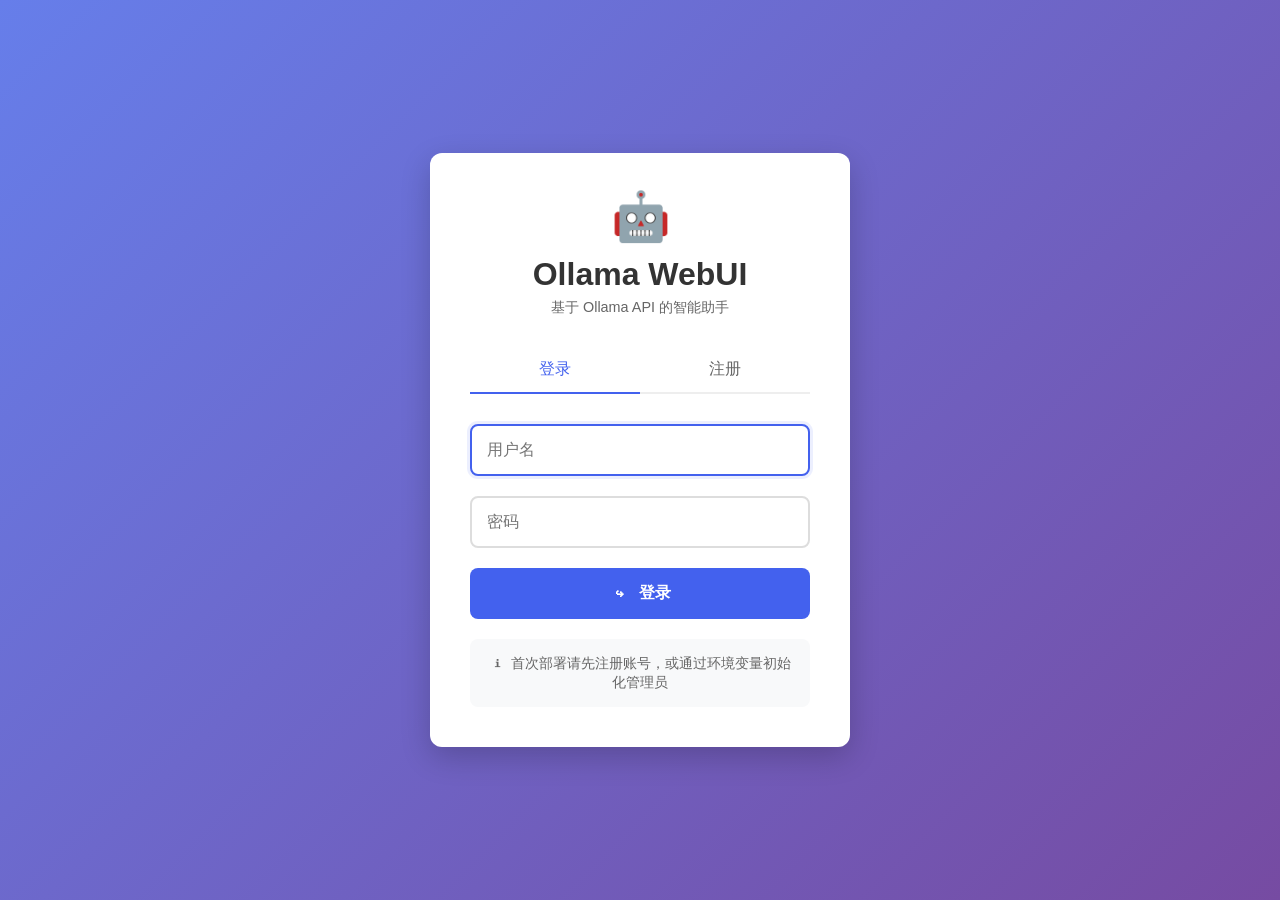
<file: templates/login.html>
<!DOCTYPE html>
<html lang="zh-CN">
<head>
    <meta charset="UTF-8">
    <meta name="viewport" content="width=device-width, initial-scale=1.0">
    <title>登录 - Ollama WebUI</title>
    <style>
        * { margin: 0; padding: 0; box-sizing: border-box; }
        body {
            font-family: -apple-system, BlinkMacSystemFont, 'Segoe UI', Roboto, sans-serif;
            background: linear-gradient(135deg, #667eea 0%, #764ba2 100%);
            min-height: 100vh;
            display: flex;
            justify-content: center;
            align-items: center;
            padding: 20px;
        }
        .login-container { width: 100%; max-width: 420px; }
        .login-box {
            background: white;
            border-radius: 12px;
            padding: 40px;
            box-shadow: 0 10px 30px rgba(0,0,0,0.2);
            animation: slideUp 0.5s ease;
        }
        @keyframes slideUp {
            from { opacity: 0; transform: translateY(20px); }
            to { opacity: 1; transform: translateY(0); }
        }
        .login-header {
            text-align: center;
            margin-bottom: 30px;
        }
        .login-header i {
            font-size: 3rem;
            color: #4361ee;
            margin-bottom: 15px;
        }
        .login-header h1 {
            color: #333;
            margin-bottom: 5px;
        }
        .login-header p {
            color: #666;
            font-size: 0.9rem;
        }
        .tabs {
            display: flex;
            margin-bottom: 30px;
            border-bottom: 2px solid #eee;
        }
        .tab {
            flex: 1;
            text-align: center;
            padding: 12px;
            cursor: pointer;
            color: #666;
            font-weight: 500;
            transition: all 0.3s;
        }
        .tab.active {
            color: #4361ee;
            border-bottom: 2px solid #4361ee;
            margin-bottom: -2px;
        }
        .form-group {
            margin-bottom: 20px;
        }
        .form-group input {
            width: 100%;
            padding: 15px;
            border: 2px solid #ddd;
            border-radius: 8px;
            font-size: 1rem;
            transition: all 0.3s;
        }
        .form-group input:focus {
            outline: none;
            border-color: #4361ee;
            box-shadow: 0 0 0 3px rgba(67,97,238,0.1);
        }
        .btn {
            width: 100%;
            padding: 15px;
            background: #4361ee;
            color: white;
            border: none;
            border-radius: 8px;
            font-size: 1rem;
            font-weight: 600;
            cursor: pointer;
            display: flex;
            align-items: center;
            justify-content: center;
            gap: 10px;
            transition: all 0.3s;
        }
        .btn:hover { background: #3a0ca3; }
        .btn:disabled { background: #ccc; cursor: not-allowed; }
        .btn-secondary {
            background: #6c757d;
            margin-top: 10px;
        }
        .btn-secondary:hover { background: #5a6268; }
        .message-box {
            margin-top: 20px;
            padding: 15px;
            border-radius: 8px;
            display: none;
        }
        .error { background: #fee; color: #c00; display: block; }
        .success { background: #efe; color: #0a0; display: block; }
        .info { background: #e7f3ff; color: #0052cc; display: block; }
        .demo-account {
            margin-top: 20px;
            padding: 15px;
            background: #f8f9fa;
            border-radius: 8px;
            font-size: 0.9rem;
            color: #666;
            text-align: center;
        }
    </style>
    <link rel="icon" type="image/svg+xml" href="/static/favicon.svg">
    <link rel="stylesheet" href="/static/css/icons-lite.css">
</head>
<body>
    <div class="login-container">
        <div class="login-box">
            <div class="login-header">
                <i class="fas fa-robot"></i>
                <h1>Ollama WebUI</h1>
                <p>基于 Ollama API 的智能助手</p>
            </div>
            
            <div class="tabs">
                <div class="tab active" onclick="switchTab('login')">登录</div>
                <div class="tab" onclick="switchTab('register')">注册</div>
            </div>
            
            <!-- 登录表单 -->
            <div id="login-form">
                <div class="form-group">
                    <input type="text" id="login-username" placeholder="用户名" autofocus>
                </div>
                <div class="form-group">
                    <input type="password" id="login-password" placeholder="密码">
                </div>
                <button class="btn" onclick="handleLogin()">
                    <i class="fas fa-sign-in-alt"></i> 登录
                </button>
            </div>
            
            <!-- 注册表单 -->
            <div id="register-form" style="display: none;">
                <div class="form-group">
                    <input type="text" id="register-username" placeholder="用户名（至少3个字符）">
                </div>
                <div class="form-group">
                    <input type="password" id="register-password" placeholder="密码（至少6个字符）">
                </div>
                <div class="form-group">
                    <input type="password" id="register-confirm" placeholder="确认密码">
                </div>
                <button class="btn" onclick="handleRegister()">
                    <i class="fas fa-user-plus"></i> 注册
                </button>
                <button class="btn btn-secondary" onclick="switchTab('login')">
                    <i class="fas fa-arrow-left"></i> 返回登录
                </button>
            </div>
            
            <div id="message" class="message-box"></div>
            
            <div class="demo-account">
                <i class="fas fa-info-circle"></i> 首次部署请先注册账号，或通过环境变量初始化管理员
            </div>
        </div>
    </div>

    <script>
        document.addEventListener('keypress', function(e) {
            if (e.key === 'Enter') {
                const activeTab = document.querySelector('.tab.active');
                if (activeTab && activeTab.textContent.includes('登录')) {
                    handleLogin();
                }
            }
        });

        function switchTab(tab) {
            const tabs = document.querySelectorAll('.tab');
            const loginForm = document.getElementById('login-form');
            const registerForm = document.getElementById('register-form');
            
            tabs.forEach(t => t.classList.remove('active'));
            
            if (tab === 'login') {
                tabs[0].classList.add('active');
                loginForm.style.display = 'block';
                registerForm.style.display = 'none';
                document.getElementById('login-username').focus();
            } else {
                tabs[1].classList.add('active');
                loginForm.style.display = 'none';
                registerForm.style.display = 'block';
                document.getElementById('register-username').focus();
            }
            
            document.getElementById('message').style.display = 'none';
        }

        async function handleLogin() {
            const username = document.getElementById('login-username').value.trim();
            const password = document.getElementById('login-password').value.trim();
            
            if (!username || !password) {
                showMessage('用户名和密码不能为空', 'error');
                return;
            }

            const btn = document.querySelector('#login-form .btn');
            btn.disabled = true;
            btn.innerHTML = '<i class="fas fa-spinner fa-spin"></i> 登录中...';

            try {
                const response = await fetch('/login', {
                    method: 'POST',
                    headers: { 'Content-Type': 'application/json' },
                    body: JSON.stringify({ username, password })
                });

                const data = await response.json();
                
                if (data.success) {
                    showMessage('登录成功，正在跳转...', 'success');
                    setTimeout(() => window.location.href = data.redirect, 1000);
                } else {
                    throw new Error(data.message);
                }
            } catch (error) {
                showMessage('登录失败: ' + error.message, 'error');
            } finally {
                btn.disabled = false;
                btn.innerHTML = '<i class="fas fa-sign-in-alt"></i> 登录';
            }
        }

        async function handleRegister() {
            const username = document.getElementById('register-username').value.trim();
            const password = document.getElementById('register-password').value.trim();
            const confirm = document.getElementById('register-confirm').value.trim();
            
            if (!username || !password || !confirm) {
                showMessage('请填写所有字段', 'error');
                return;
            }
            
            if (username.length < 3) {
                showMessage('用户名至少3个字符', 'error');
                return;
            }
            
            if (password.length < 6) {
                showMessage('密码至少6个字符', 'error');
                return;
            }
            
            if (password !== confirm) {
                showMessage('两次输入的密码不一致', 'error');
                return;
            }

            const btn = document.querySelector('#register-form .btn');
            btn.disabled = true;
            btn.innerHTML = '<i class="fas fa-spinner fa-spin"></i> 注册中...';

            try {
                const response = await fetch('/register', {
                    method: 'POST',
                    headers: { 'Content-Type': 'application/json' },
                    body: JSON.stringify({ username, password })
                });

                const data = await response.json();
                
                if (data.success) {
                    showMessage('注册成功，请登录', 'success');
                    setTimeout(() => switchTab('login'), 2000);
                } else {
                    throw new Error(data.message);
                }
            } catch (error) {
                showMessage('注册失败: ' + error.message, 'error');
            } finally {
                btn.disabled = false;
                btn.innerHTML = '<i class="fas fa-user-plus"></i> 注册';
            }
        }

        function showMessage(msg, type) {
            const box = document.getElementById('message');
            box.textContent = msg;
            box.className = 'message-box ' + type;
            box.style.display = 'block';
            
            if (type === 'success') {
                setTimeout(() => {
                    box.style.display = 'none';
                }, 5000);
            }
        }
    </script>
</body>
</html>
</file>
<file: static/css/icons-lite.css>
.fa,
.fas,
.far {
    display: inline-block;
    width: 1.2em;
    text-align: center;
    font-style: normal;
    line-height: 1;
}

.fa::before,
.fas::before,
.far::before {
    display: inline-block;
}

.fa-spin {
    animation: icons-lite-spin 1s linear infinite;
}

@keyframes icons-lite-spin {
    from { transform: rotate(0deg); }
    to { transform: rotate(360deg); }
}

.fa-history::before { content: "\1F558"; }
.fa-trash::before,
.fa-trash-alt::before { content: "\1F5D1"; }
.fa-sync-alt::before { content: "\21BB"; }
.fa-search::before { content: "\1F50D"; }
.fa-spinner::before { content: "\25CC"; }
.fa-robot::before { content: "\1F916"; }
.fa-sign-in-alt::before { content: "\21AA"; }
.fa-user-plus::before { content: "\FF0B"; }
.fa-plus::before { content: "\FF0B"; }
.fa-arrow-left::before { content: "\2190"; }
.fa-info-circle::before { content: "\2139"; }
.fa-clock::before { content: "\1F552"; }
.fa-key::before { content: "\1F511"; }
.fa-sign-out-alt::before { content: "\21E6"; }
.fa-sliders-h::before,
.fa-cog::before,
.fa-gear::before { content: "\2699"; }
.fa-microchip::before { content: "\1F9E0"; }
.fa-paper-plane::before { content: "\27A4"; }
.fa-paperclip::before { content: "\1F4CE"; }
.fa-download::before { content: "\2B07"; }
.fa-file-alt::before { content: "\1F4C4"; }
.fa-code-branch::before { content: "\2387"; }
.fa-check-circle::before { content: "\2705"; }
.fa-arrow-down::before { content: "\2193"; }
.fa-eraser::before { content: "\232B"; }
.fa-save::before { content: "\1F4BE"; }
.fa-exclamation-triangle::before { content: "\26A0"; }
.fa-inbox::before { content: "\1F4E5"; }
.fa-user::before { content: "\1F464"; }
.fa-copy::before { content: "\29C9"; }
.fa-pen::before { content: "\270E"; }
.fa-times::before { content: "\2715"; }
.fa-circle-notch::before { content: "\25CC"; }
.fa-eye::before { content: "\1F441"; }
.fa-eye-slash::before { content: "\1F648"; }
</file>
